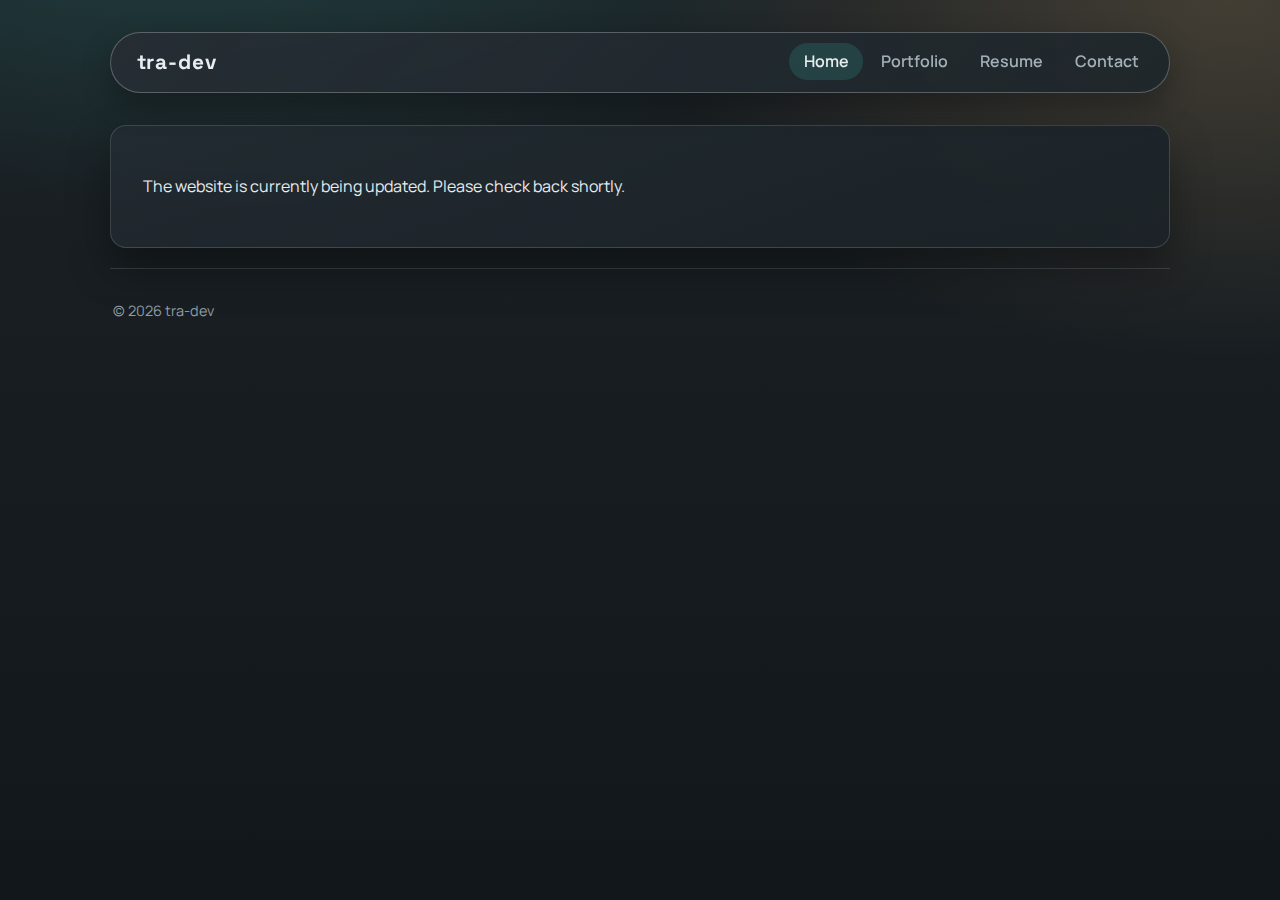
<file: index.html>
<!DOCTYPE html>
<html lang="en">
<head>
  <meta charset="UTF-8">
  <meta name="viewport" content="width=device-width, initial-scale=1.0">
  <title>tra-dev | Home</title>
  <link rel="icon" type="image/svg+xml" sizes="any" href="favicon.svg?v=2">
  <link rel="preconnect" href="https://fonts.googleapis.com">
  <link rel="preconnect" href="https://fonts.gstatic.com" crossorigin>
  <link href="https://fonts.googleapis.com/css2?family=Manrope:wght@400;500;700;800&family=Space+Grotesk:wght@500;700&display=swap" rel="stylesheet">
  <link rel="stylesheet" href="styles.css">
</head>
<body>
  <div class="site-shell">
    <header class="site-header">
      <a class="brand" href="index.html">tra-dev</a>
      <nav aria-label="Main navigation">
        <ul class="nav-list">
          <li><a class="active" aria-current="page" href="index.html">Home</a></li>
          <li><a href="portfolio.html">Portfolio</a></li>
          <li><a href="resume.html">Resume</a></li>
          <li><a href="contact.html">Contact</a></li>
        </ul>
      </nav>
    </header>

    <main>
      <section class="panel">
        <p>The website is currently being updated. Please check back shortly.</p>
      </section>

      <!--
      <section class="hero">
        <p class="eyebrow">Consulting and Delivery</p>
        <h1>Small team speed with senior-level ownership.</h1>
        <p class="lead">
          I am the solo owner of tra-dev, partnering with companies that need reliable product execution
          without adding full-time overhead.
        </p>
        <div class="cta-row">
          <a class="button primary" href="portfolio.html">See Work</a>
          <a class="button ghost" href="contact.html">Book a Call</a>
        </div>
      </section>

      <section class="panel">
        <h2>What I help with</h2>
        <div class="card-grid">
          <article class="card">
            <h3>Product Build</h3>
            <p>From idea to release with clear milestones, practical architecture, and fast iteration.</p>
          </article>
          <article class="card">
            <h3>Rescue Projects</h3>
            <p>Stabilize lagging projects, reduce technical debt, and recover delivery confidence.</p>
          </article>
          <article class="card">
            <h3>Technical Consulting</h3>
            <p>Focused support for planning, stack decisions, code quality, and release processes.</p>
          </article>
        </div>
      </section>

      <section class="panel split">
        <div>
          <h2>How I work</h2>
          <p>
            You get direct communication, clear priorities, and weekly progress that maps to business outcomes.
            No account managers, no handoff friction.
          </p>
        </div>
        <ol class="steps">
          <li>Discovery and scope alignment</li>
          <li>Execution plan with weekly checkpoints</li>
          <li>Delivery, documentation, and support handoff</li>
        </ol>
      </section>
      -->
    </main>

    <footer class="site-footer">
      <p>&copy; 2026 tra-dev</p>
    </footer>
  </div>
</body>
</html>
</file>
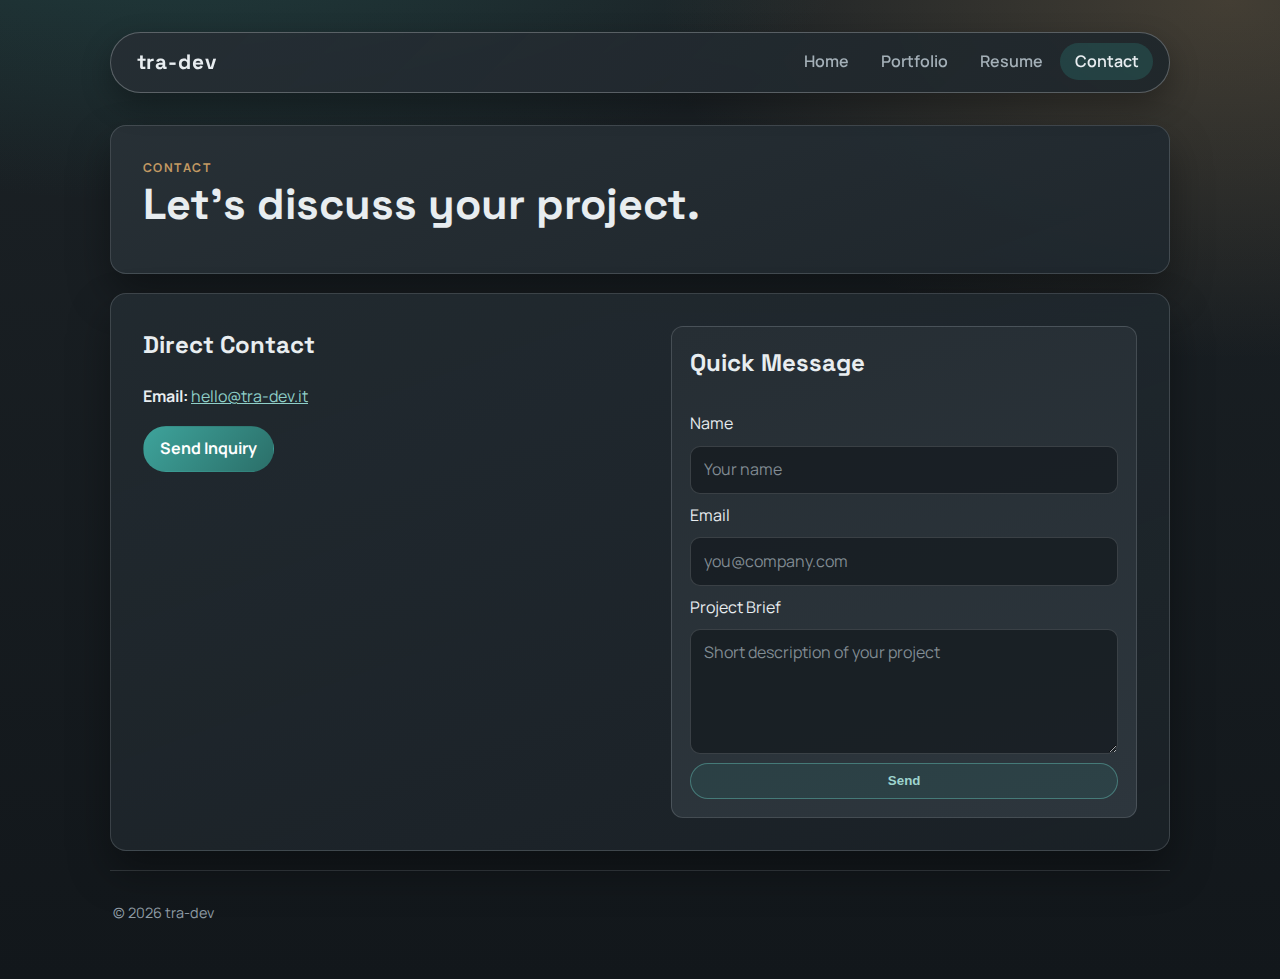
<file: contact.html>
<!DOCTYPE html>
<html lang="en">
<head>
  <meta charset="UTF-8">
  <meta name="viewport" content="width=device-width, initial-scale=1.0">
  <title>tra-dev | Contact</title>
  <meta name="description" content="Contact tra-dev for consulting and software service engagements.">
  <link rel="icon" type="image/svg+xml" sizes="any" href="favicon.svg?v=2">
  <link rel="preconnect" href="https://fonts.googleapis.com">
  <link rel="preconnect" href="https://fonts.gstatic.com" crossorigin>
  <link href="https://fonts.googleapis.com/css2?family=Manrope:wght@400;500;700;800&family=Space+Grotesk:wght@500;700&display=swap" rel="stylesheet">
  <link rel="stylesheet" href="styles.css">
</head>
<body>
  <div class="site-shell">
    <header class="site-header">
      <a class="brand" href="index.html">tra-dev</a>
      <nav aria-label="Main navigation">
        <ul class="nav-list">
          <li><a href="index.html">Home</a></li>
          <li><a href="portfolio.html">Portfolio</a></li>
          <li><a href="resume.html">Resume</a></li>
          <li><a class="active" aria-current="page" href="contact.html">Contact</a></li>
        </ul>
      </nav>
    </header>

    <main>
      <section class="page-intro">
        <p class="eyebrow">Contact</p>
        <h1>Let's discuss your project.</h1>
        <!--
        <p class="lead"></p>
        -->
      </section>

      <section class="panel split">
        <div>
          <h2>Direct Contact</h2>
          <p><strong>Email:</strong> <a href="mailto:hello@tra-dev.it">hello@tra-dev.it</a></p>
          <a class="button primary" href="mailto:hello@tra-dev.it?subject=New%20project%20inquiry">Send Inquiry</a>
        </div>
        <form class="card contact-form" action="mailto:hello@tra-dev.it" method="post" enctype="text/plain">
          <h2>Quick Message</h2>
          <label for="name">Name</label>
          <input id="name" name="name" type="text" placeholder="Your name" required>

          <label for="email">Email</label>
          <input id="email" name="email" type="email" placeholder="you@company.com" required>

          <label for="message">Project Brief</label>
          <textarea id="message" name="message" rows="4" placeholder="Short description of your project" required></textarea>

          <button class="button ghost" type="submit">Send</button>
          <!--
          <p class="hint"></p>
          -->
        </form>
      </section>
    </main>

    <footer class="site-footer">
      <p>&copy; 2026 tra-dev</p>
    </footer>
  </div>
</body>
</html>
</file>
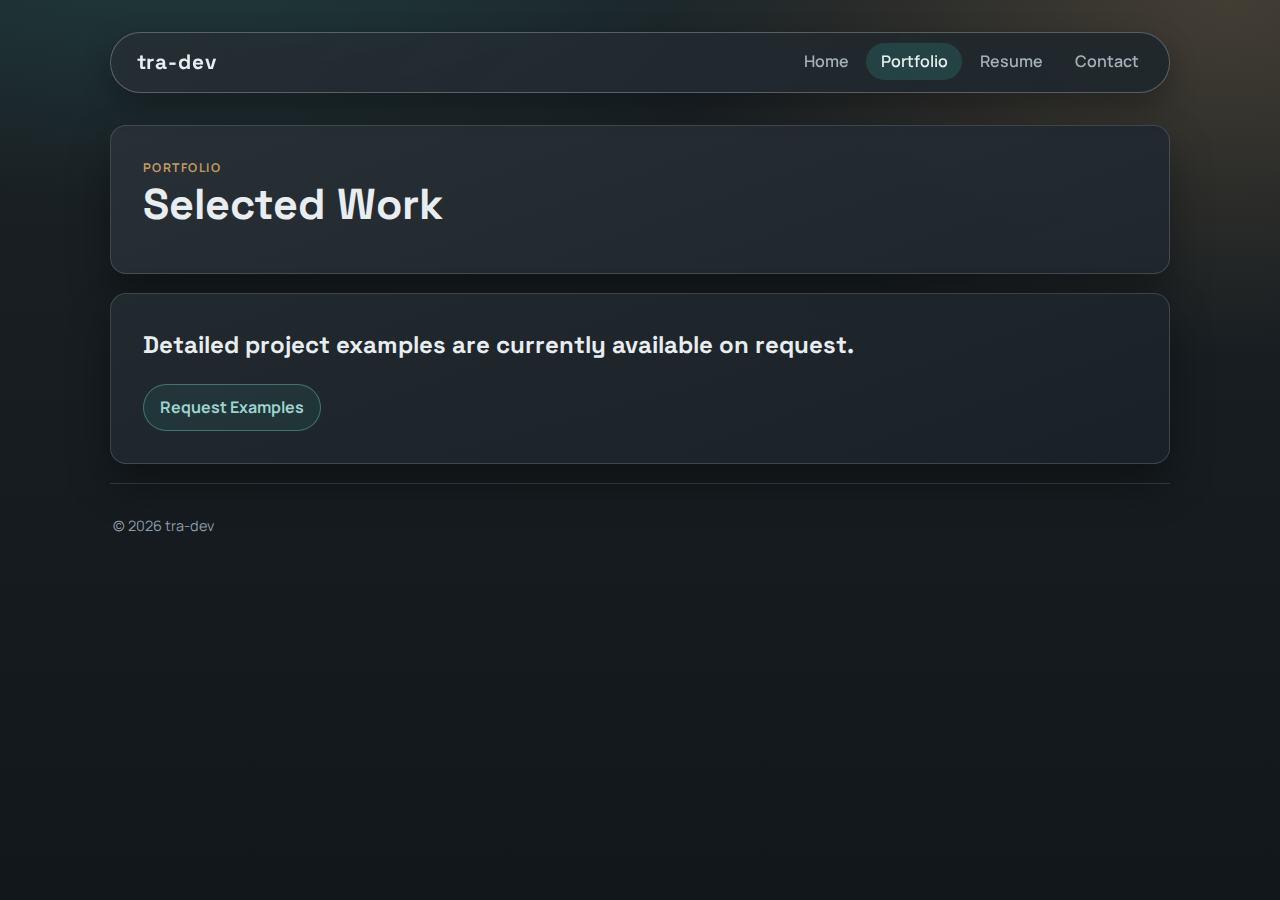
<file: portfolio.html>
<!DOCTYPE html>
<html lang="en">
<head>
  <meta charset="UTF-8">
  <meta name="viewport" content="width=device-width, initial-scale=1.0">
  <title>tra-dev | Portfolio</title>
  <link rel="icon" type="image/svg+xml" sizes="any" href="favicon.svg?v=2">
  <link rel="preconnect" href="https://fonts.googleapis.com">
  <link rel="preconnect" href="https://fonts.gstatic.com" crossorigin>
  <link href="https://fonts.googleapis.com/css2?family=Manrope:wght@400;500;700;800&family=Space+Grotesk:wght@500;700&display=swap" rel="stylesheet">
  <link rel="stylesheet" href="styles.css">
</head>
<body>
  <div class="site-shell">
    <header class="site-header">
      <a class="brand" href="index.html">tra-dev</a>
      <nav aria-label="Main navigation">
        <ul class="nav-list">
          <li><a href="index.html">Home</a></li>
          <li><a class="active" aria-current="page" href="portfolio.html">Portfolio</a></li>
          <li><a href="resume.html">Resume</a></li>
          <li><a href="contact.html">Contact</a></li>
        </ul>
      </nav>
    </header>

    <main>
      <section class="page-intro">
        <p class="eyebrow">Portfolio</p>
        <h1>Selected Work</h1>
        <!--
        <p class="lead"></p>
        -->
      </section>

      <section class="panel">
        <h2>Detailed project examples are currently available on request.</h2>
        <!--
        <p class="lead"></p>
        -->
        <a class="button ghost" href="contact.html">Request Examples</a>
      </section>
    </main>

    <footer class="site-footer">
      <p>&copy; 2026 tra-dev</p>
    </footer>
  </div>
</body>
</html>
</file>
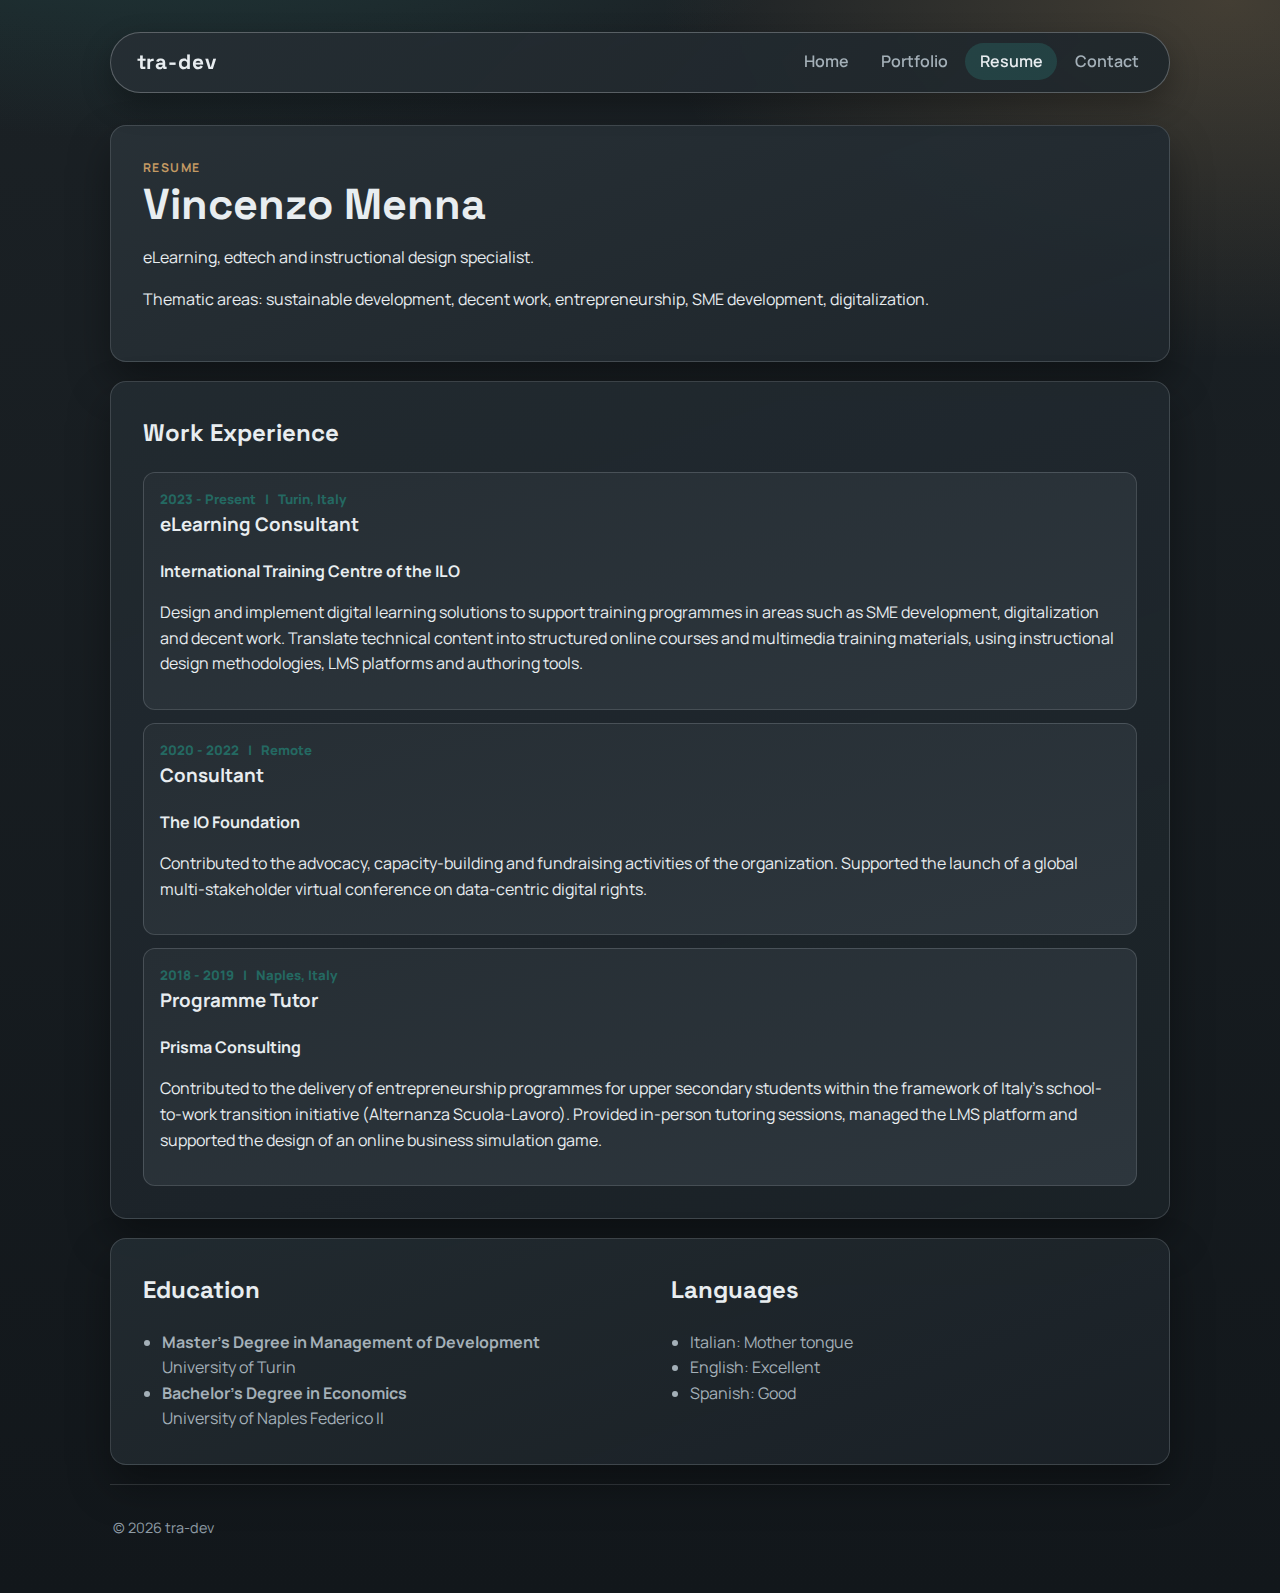
<file: resume.html>
<!DOCTYPE html>
<html lang="en">
<head>
  <meta charset="UTF-8">
  <meta name="viewport" content="width=device-width, initial-scale=1.0">
  <title>tra-dev | Resume</title>
  <link rel="icon" type="image/svg+xml" sizes="any" href="favicon.svg?v=2">
  <link rel="preconnect" href="https://fonts.googleapis.com">
  <link rel="preconnect" href="https://fonts.gstatic.com" crossorigin>
  <link href="https://fonts.googleapis.com/css2?family=Manrope:wght@400;500;700;800&family=Space+Grotesk:wght@500;700&display=swap" rel="stylesheet">
  <link rel="stylesheet" href="styles.css">
</head>
<body>
  <div class="site-shell">
    <header class="site-header">
      <a class="brand" href="index.html">tra-dev</a>
      <nav aria-label="Main navigation">
        <ul class="nav-list">
          <li><a href="index.html">Home</a></li>
          <li><a href="portfolio.html">Portfolio</a></li>
          <li><a class="active" aria-current="page" href="resume.html">Resume</a></li>
          <li><a href="contact.html">Contact</a></li>
        </ul>
      </nav>
    </header>

    <main>
      <section class="page-intro">
        <p class="eyebrow">Resume</p>
        <h1>Vincenzo Menna</h1>
        <p>eLearning, edtech and instructional design specialist.</p>
        <p>Thematic areas: sustainable development, decent work, entrepreneurship, SME development, digitalization.</p>
      </section>

      <section class="panel">
        <h2>Work Experience</h2>
        <div class="timeline">
          <article>
            <p class="role-meta">2023 - Present&nbsp;&nbsp;&nbsp;|&nbsp;&nbsp;&nbsp;Turin, Italy</p>
            <h3>eLearning Consultant</h3>
            <p><strong>International Training Centre of the ILO</strong></p>
            <p>Design and implement digital learning solutions to support training programmes in areas such as SME development, digitalization and decent work. Translate technical content into structured online courses and multimedia training materials, using instructional design methodologies, LMS platforms and authoring tools.</p>
          </article>
          <article>
            <p class="role-meta">2020 - 2022&nbsp;&nbsp;&nbsp;|&nbsp;&nbsp;&nbsp;Remote</p>
            <h3>Consultant</h3>
            <p><strong>The IO Foundation</strong></p>
            <p>Contributed to the advocacy, capacity-building and fundraising activities of the organization. Supported the launch of a global multi-stakeholder virtual conference on data-centric digital rights.</p>
          </article>
          <article>
            <p class="role-meta">2018 - 2019&nbsp;&nbsp;&nbsp;|&nbsp;&nbsp;&nbsp;Naples, Italy</p>
            <h3>Programme Tutor</h3>
            <p><strong>Prisma Consulting</strong></p>
            <p>Contributed to the delivery of entrepreneurship programmes for upper secondary students within the framework of Italy's school-to-work transition initiative (Alternanza Scuola-Lavoro). Provided in-person tutoring sessions, managed the LMS platform and supported the design of an online business simulation game.</p>
          </article>
        </div>
      </section>

      <section class="panel split">
        <div>
          <h2>Education</h2>
          <ul class="plain-list">
            <li><strong>Master's Degree in Management of Development</strong><br>University of Turin</li>
            <li><strong>Bachelor's Degree in Economics</strong><br>University of Naples Federico II</li>
          </ul>
        </div>
        <div>
          <h2>Languages</h2>
          <ul class="plain-list">
            <li>Italian: Mother tongue</li>
            <li>English: Excellent</li>
            <li>Spanish: Good</li>
          </ul>
        </div>
      </section>
    </main>

    <footer class="site-footer">
      <p>&copy; 2026 tra-dev</p>
    </footer>
  </div>
</body>
</html>
</file>
<file: styles.css>
:root {
  --bg: #1b2125;
  --bg-deep: #12171b;
  --surface: #262e34;
  --surface-soft: #2d363d;
  --surface-deep: #20282d;
  --text: #e8edf0;
  --muted: #a4b0b8;
  --line: rgba(232, 237, 240, 0.16);
  --line-strong: rgba(232, 237, 240, 0.28);
  --brand: #2f8f87;
  --brand-strong: #246962;
  --accent: #c39a63;
  --radius: 16px;
  --shadow: 0 20px 42px rgba(0, 0, 0, 0.35);
}

*,
*::before,
*::after {
  box-sizing: border-box;
}

body {
  margin: 0;
  min-height: 100vh;
  font-family: "Manrope", "Segoe UI", sans-serif;
  color: var(--text);
  background:
    radial-gradient(1200px 520px at 14% -10%, rgba(47, 143, 135, 0.26), transparent 58%),
    radial-gradient(980px 620px at 96% 0%, rgba(195, 154, 99, 0.24), transparent 58%),
    linear-gradient(180deg, var(--bg) 0%, var(--bg-deep) 100%);
  line-height: 1.6;
}

.site-shell {
  width: min(1060px, 92vw);
  margin: 0 auto;
  padding: 2rem 0 2.5rem;
}

.site-header {
  display: flex;
  justify-content: space-between;
  align-items: center;
  gap: 1rem;
  padding: 0.8rem 1rem;
  border: 1px solid var(--line-strong);
  border-radius: 999px;
  background: linear-gradient(135deg, rgba(38, 46, 52, 0.95), rgba(30, 38, 43, 0.9));
  backdrop-filter: blur(6px);
  box-shadow: 0 12px 30px rgba(0, 0, 0, 0.3);
  position: sticky;
  top: 0.9rem;
  z-index: 10;
}

.brand {
  font-family: "Space Grotesk", "Manrope", sans-serif;
  text-decoration: none;
  color: var(--text);
  font-weight: 700;
  letter-spacing: 0.04em;
  text-transform: lowercase;
  padding-left: 0.6rem;
  font-size: 1.3rem;
}

.nav-list {
  display: flex;
  list-style: none;
  padding: 0;
  margin: 0;
  gap: 0.2rem;
}

.nav-list a {
  text-decoration: none;
  color: var(--muted);
  font-weight: 600;
  padding: 0.45rem 0.9rem;
  border-radius: 999px;
  transition: 0.2s ease;
}

.nav-list a:hover,
.nav-list a.active {
  color: var(--text);
  background: rgba(47, 143, 135, 0.26);
}

main {
  margin-top: 2rem;
  display: grid;
  gap: 1.2rem;
}

.hero,
.panel,
.page-intro {
  background: linear-gradient(160deg, rgba(40, 49, 55, 0.96), rgba(31, 39, 45, 0.95));
  border: 1px solid var(--line);
  border-radius: var(--radius);
  box-shadow: var(--shadow);
  padding: 2rem;
}

.hero {
  position: relative;
  overflow: hidden;
  border-color: var(--line-strong);
}

.hero::after {
  content: "";
  position: absolute;
  right: -120px;
  top: -80px;
  width: 320px;
  height: 320px;
  border-radius: 50%;
  background: radial-gradient(circle at center, rgba(47, 143, 135, 0.26), transparent 65%);
  pointer-events: none;
}

.panel {
  background: linear-gradient(160deg, rgba(34, 43, 49, 0.95), rgba(27, 34, 39, 0.92));
}

.hero h1,
.page-intro h1 {
  font-family: "Space Grotesk", "Manrope", sans-serif;
  font-size: clamp(1.7rem, 4vw, 2.7rem);
  margin: 0.15rem 0 0.7rem;
  line-height: 1.15;
}

h2 {
  font-family: "Space Grotesk", "Manrope", sans-serif;
  margin-top: 0;
}

h3 {
  margin-top: 0;
}

.eyebrow {
  margin: 0;
  font-weight: 700;
  font-size: 0.76rem;
  letter-spacing: 0.12em;
  color: var(--accent);
  text-transform: uppercase;
}

.lead {
  color: var(--muted);
  max-width: 70ch;
}

.cta-row {
  margin-top: 1.2rem;
  display: flex;
  flex-wrap: wrap;
  gap: 0.75rem;
}

.button {
  display: inline-flex;
  align-items: center;
  justify-content: center;
  text-decoration: none;
  border-radius: 999px;
  padding: 0.6rem 1rem;
  font-weight: 700;
  border: 1px solid transparent;
}

.button.primary {
  color: #fff;
  background: linear-gradient(130deg, #3ea39b, #2b6f69);
}

.button.primary:hover {
  filter: brightness(0.95);
}

.button.ghost {
  color: #9ed4ce;
  border-color: rgba(95, 180, 172, 0.5);
  background: rgba(47, 143, 135, 0.14);
}

.button.ghost:hover {
  background: rgba(47, 143, 135, 0.24);
}

.split {
  display: grid;
  grid-template-columns: 1.1fr 1fr;
  gap: 1rem;
}

.steps,
.plain-list {
  margin: 0;
  padding-left: 1.2rem;
  color: var(--muted);
}

.card-grid {
  display: grid;
  gap: 1rem;
  grid-template-columns: repeat(auto-fit, minmax(210px, 1fr));
}

.card {
  background: linear-gradient(165deg, var(--surface), var(--surface-soft));
  border: 1px solid var(--line);
  border-radius: 12px;
  padding: 1.1rem;
  transition: transform 0.2s ease, box-shadow 0.2s ease, border-color 0.2s ease;
}

.card:hover {
  transform: translateY(-2px);
  border-color: var(--line-strong);
  box-shadow: 0 10px 22px rgba(0, 0, 0, 0.3);
}

.chip {
  display: inline-block;
  margin: 0 0 0.45rem;
  font-size: 0.78rem;
  font-weight: 700;
  color: var(--brand-strong);
  background: rgba(47, 143, 135, 0.24);
  border-radius: 999px;
  padding: 0.18rem 0.6rem;
}

.project h2 {
  margin-bottom: 0.4rem;
}

.result {
  font-weight: 700;
  margin-bottom: 0;
}

.timeline {
  display: grid;
  gap: 0.8rem;
}

.timeline article {
  background: linear-gradient(165deg, var(--surface), var(--surface-soft));
  border: 1px solid var(--line);
  border-radius: 12px;
  padding: 1rem;
}

.role-meta {
  margin: 0;
  font-size: 0.82rem;
  font-weight: 800;
  color: var(--brand-strong);
}

.contact-form {
  display: grid;
  gap: 0.55rem;
}

.contact-form input,
.contact-form textarea {
  width: 100%;
  font: inherit;
  color: var(--text);
  border: 1px solid var(--line);
  border-radius: 10px;
  padding: 0.65rem 0.8rem;
  background: rgba(22, 28, 33, 0.82);
}

.contact-form input:focus,
.contact-form textarea:focus {
  outline: 2px solid rgba(95, 180, 172, 0.45);
  border-color: rgba(95, 180, 172, 0.6);
  outline-offset: 1px;
}

.contact-form input::placeholder,
.contact-form textarea::placeholder {
  color: rgba(164, 176, 184, 0.75);
}

.hint {
  color: var(--muted);
  font-size: 0.85rem;
  margin: 0;
}

.site-footer {
  margin-top: 1.2rem;
  border-top: 1px solid var(--line);
  padding: 1rem 0.2rem 0;
  color: #8f9ca5;
  font-size: 0.9rem;
}

a {
  color: #8fcfc8;
}

@media (max-width: 820px) {
  .site-header {
    border-radius: 16px;
    flex-direction: column;
    align-items: stretch;
  }

  .brand {
    padding: 0;
  }

  .nav-list {
    justify-content: space-between;
    flex-wrap: wrap;
  }

  .split {
    grid-template-columns: 1fr;
  }
}
</file>
